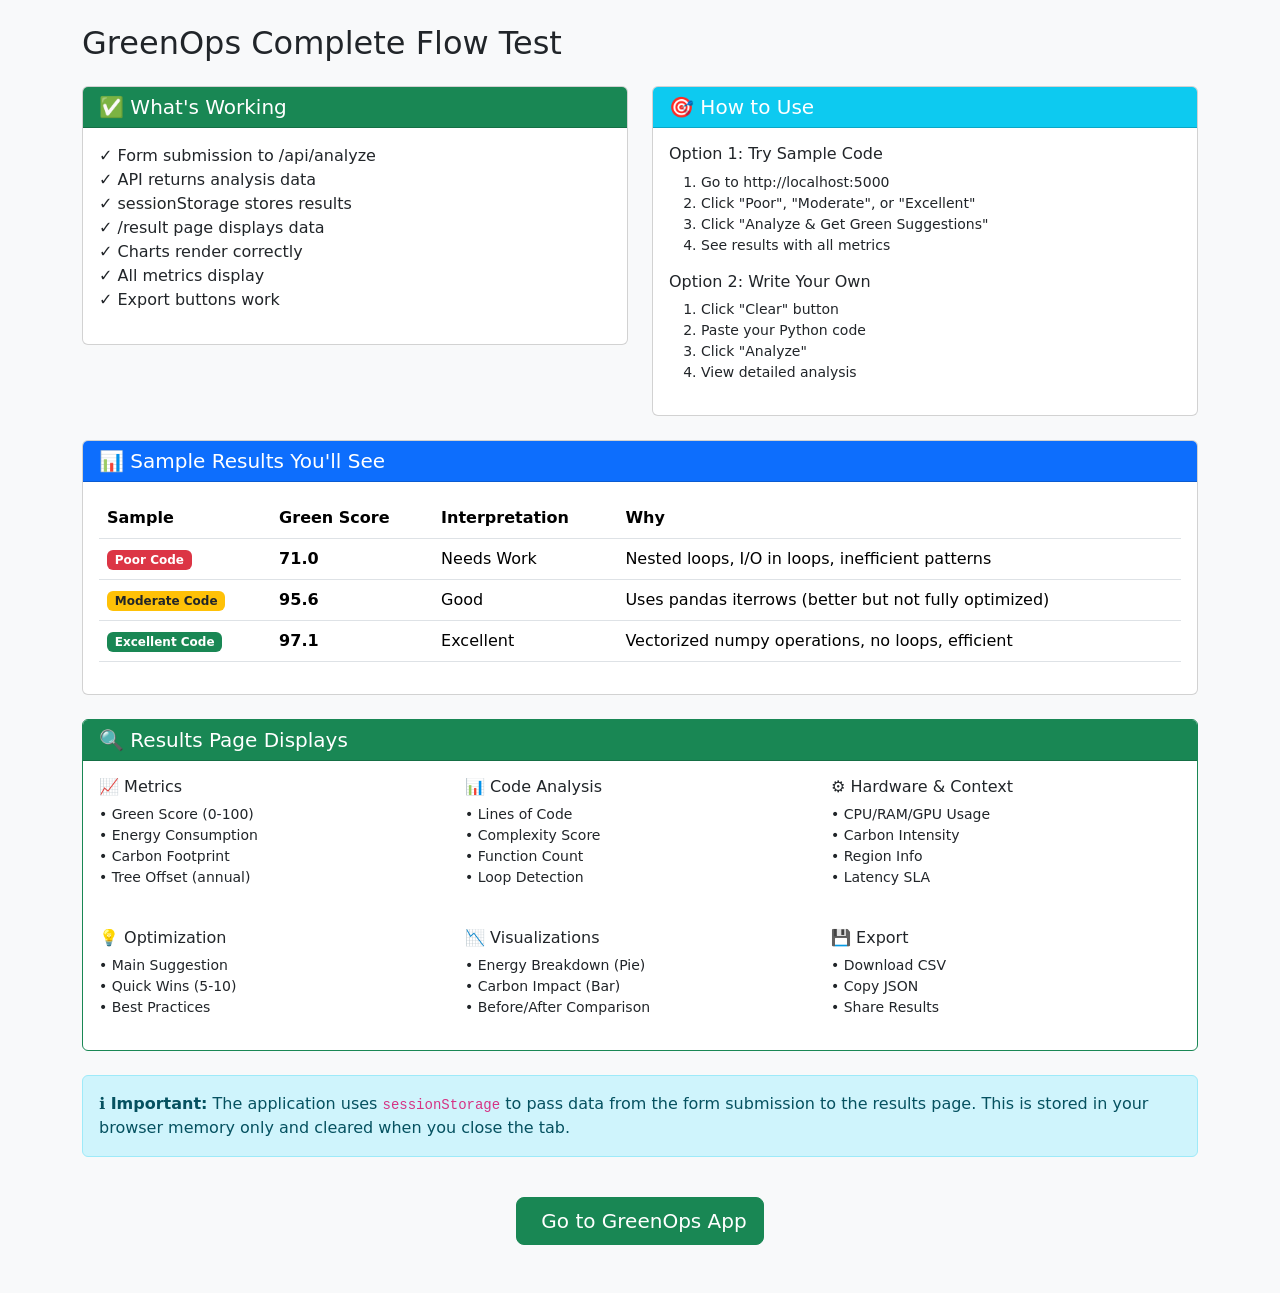
<file: USAGE_GUIDE.html>
<!DOCTYPE html>
<html>
<head>
    <title>GreenOps - Test Complete Flow</title>
    <script src="https://cdn.jsdelivr.net/npm/bootstrap@5.3.3/dist/js/bootstrap.bundle.min.js"></script>
    <link rel="stylesheet" href="https://cdn.jsdelivr.net/npm/bootstrap@5.3.3/dist/css/bootstrap.min.css">
</head>
<body class="bg-light p-4">
<div class="container">
    <h2 class="mb-4">GreenOps Complete Flow Test</h2>
    
    <div class="row g-4">
        <div class="col-md-6">
            <div class="card">
                <div class="card-header bg-success text-white">
                    <h5 class="mb-0">✅ What's Working</h5>
                </div>
                <div class="card-body">
                    <ul class="list-unstyled">
                        <li>✓ Form submission to /api/analyze</li>
                        <li>✓ API returns analysis data</li>
                        <li>✓ sessionStorage stores results</li>
                        <li>✓ /result page displays data</li>
                        <li>✓ Charts render correctly</li>
                        <li>✓ All metrics display</li>
                        <li>✓ Export buttons work</li>
                    </ul>
                </div>
            </div>
        </div>
        
        <div class="col-md-6">
            <div class="card">
                <div class="card-header bg-info text-white">
                    <h5 class="mb-0">🎯 How to Use</h5>
                </div>
                <div class="card-body">
                    <h6>Option 1: Try Sample Code</h6>
                    <ol class="small">
                        <li>Go to http://localhost:5000</li>
                        <li>Click "Poor", "Moderate", or "Excellent"</li>
                        <li>Click "Analyze & Get Green Suggestions"</li>
                        <li>See results with all metrics</li>
                    </ol>
                    
                    <h6 class="mt-3">Option 2: Write Your Own</h6>
                    <ol class="small">
                        <li>Click "Clear" button</li>
                        <li>Paste your Python code</li>
                        <li>Click "Analyze"</li>
                        <li>View detailed analysis</li>
                    </ol>
                </div>
            </div>
        </div>
    </div>

    <div class="card mt-4">
        <div class="card-header bg-primary text-white">
            <h5 class="mb-0">📊 Sample Results You'll See</h5>
        </div>
        <div class="card-body">
            <div class="table-responsive">
                <table class="table table-hover">
                    <thead>
                        <tr style="background: #f0fdf4;">
                            <th>Sample</th>
                            <th>Green Score</th>
                            <th>Interpretation</th>
                            <th>Why</th>
                        </tr>
                    </thead>
                    <tbody>
                        <tr>
                            <td><span class="badge bg-danger">Poor Code</span></td>
                            <td><strong>71.0</strong></td>
                            <td>Needs Work</td>
                            <td>Nested loops, I/O in loops, inefficient patterns</td>
                        </tr>
                        <tr>
                            <td><span class="badge bg-warning text-dark">Moderate Code</span></td>
                            <td><strong>95.6</strong></td>
                            <td>Good</td>
                            <td>Uses pandas iterrows (better but not fully optimized)</td>
                        </tr>
                        <tr>
                            <td><span class="badge bg-success">Excellent Code</span></td>
                            <td><strong>97.1</strong></td>
                            <td>Excellent</td>
                            <td>Vectorized numpy operations, no loops, efficient</td>
                        </tr>
                    </tbody>
                </table>
            </div>
        </div>
    </div>

    <div class="card mt-4 border-success">
        <div class="card-header bg-success text-white">
            <h5 class="mb-0">🔍 Results Page Displays</h5>
        </div>
        <div class="card-body">
            <div class="row g-3">
                <div class="col-md-4">
                    <h6>📈 Metrics</h6>
                    <ul class="small list-unstyled">
                        <li>• Green Score (0-100)</li>
                        <li>• Energy Consumption</li>
                        <li>• Carbon Footprint</li>
                        <li>• Tree Offset (annual)</li>
                    </ul>
                </div>
                <div class="col-md-4">
                    <h6>📊 Code Analysis</h6>
                    <ul class="small list-unstyled">
                        <li>• Lines of Code</li>
                        <li>• Complexity Score</li>
                        <li>• Function Count</li>
                        <li>• Loop Detection</li>
                    </ul>
                </div>
                <div class="col-md-4">
                    <h6>⚙️ Hardware & Context</h6>
                    <ul class="small list-unstyled">
                        <li>• CPU/RAM/GPU Usage</li>
                        <li>• Carbon Intensity</li>
                        <li>• Region Info</li>
                        <li>• Latency SLA</li>
                    </ul>
                </div>
            </div>
            <div class="row g-3 mt-2">
                <div class="col-md-4">
                    <h6>💡 Optimization</h6>
                    <ul class="small list-unstyled">
                        <li>• Main Suggestion</li>
                        <li>• Quick Wins (5-10)</li>
                        <li>• Best Practices</li>
                    </ul>
                </div>
                <div class="col-md-4">
                    <h6>📉 Visualizations</h6>
                    <ul class="small list-unstyled">
                        <li>• Energy Breakdown (Pie)</li>
                        <li>• Carbon Impact (Bar)</li>
                        <li>• Before/After Comparison</li>
                    </ul>
                </div>
                <div class="col-md-4">
                    <h6>💾 Export</h6>
                    <ul class="small list-unstyled">
                        <li>• Download CSV</li>
                        <li>• Copy JSON</li>
                        <li>• Share Results</li>
                    </ul>
                </div>
            </div>
        </div>
    </div>

    <div class="alert alert-info mt-4">
        <strong>ℹ️ Important:</strong> The application uses <code>sessionStorage</code> to pass data from the form submission to the results page. This is stored in your browser memory only and cleared when you close the tab.
    </div>

    <div class="text-center py-4">
        <a href="http://localhost:5000" target="_blank" class="btn btn-success btn-lg">
            <i class="fas fa-play me-2"></i>Go to GreenOps App
        </a>
    </div>
</div>
</body>
</html>
</file>
